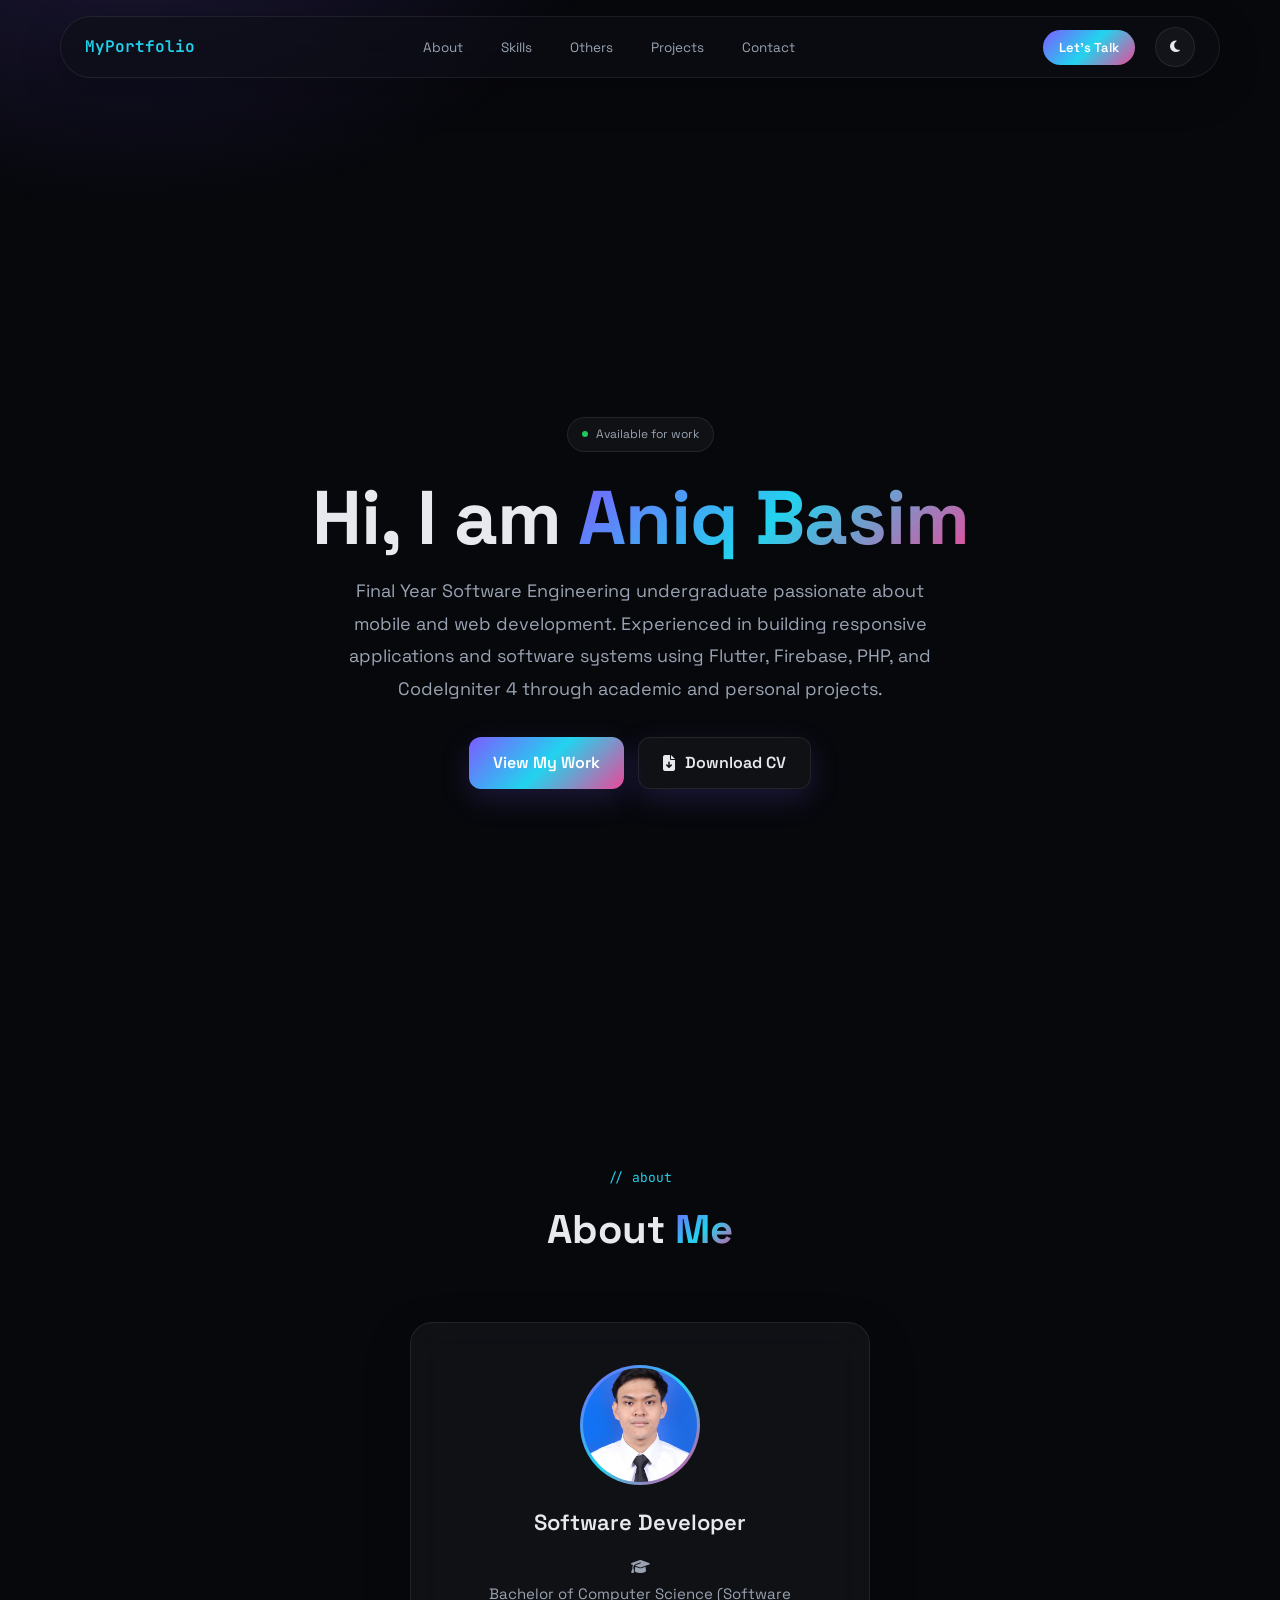
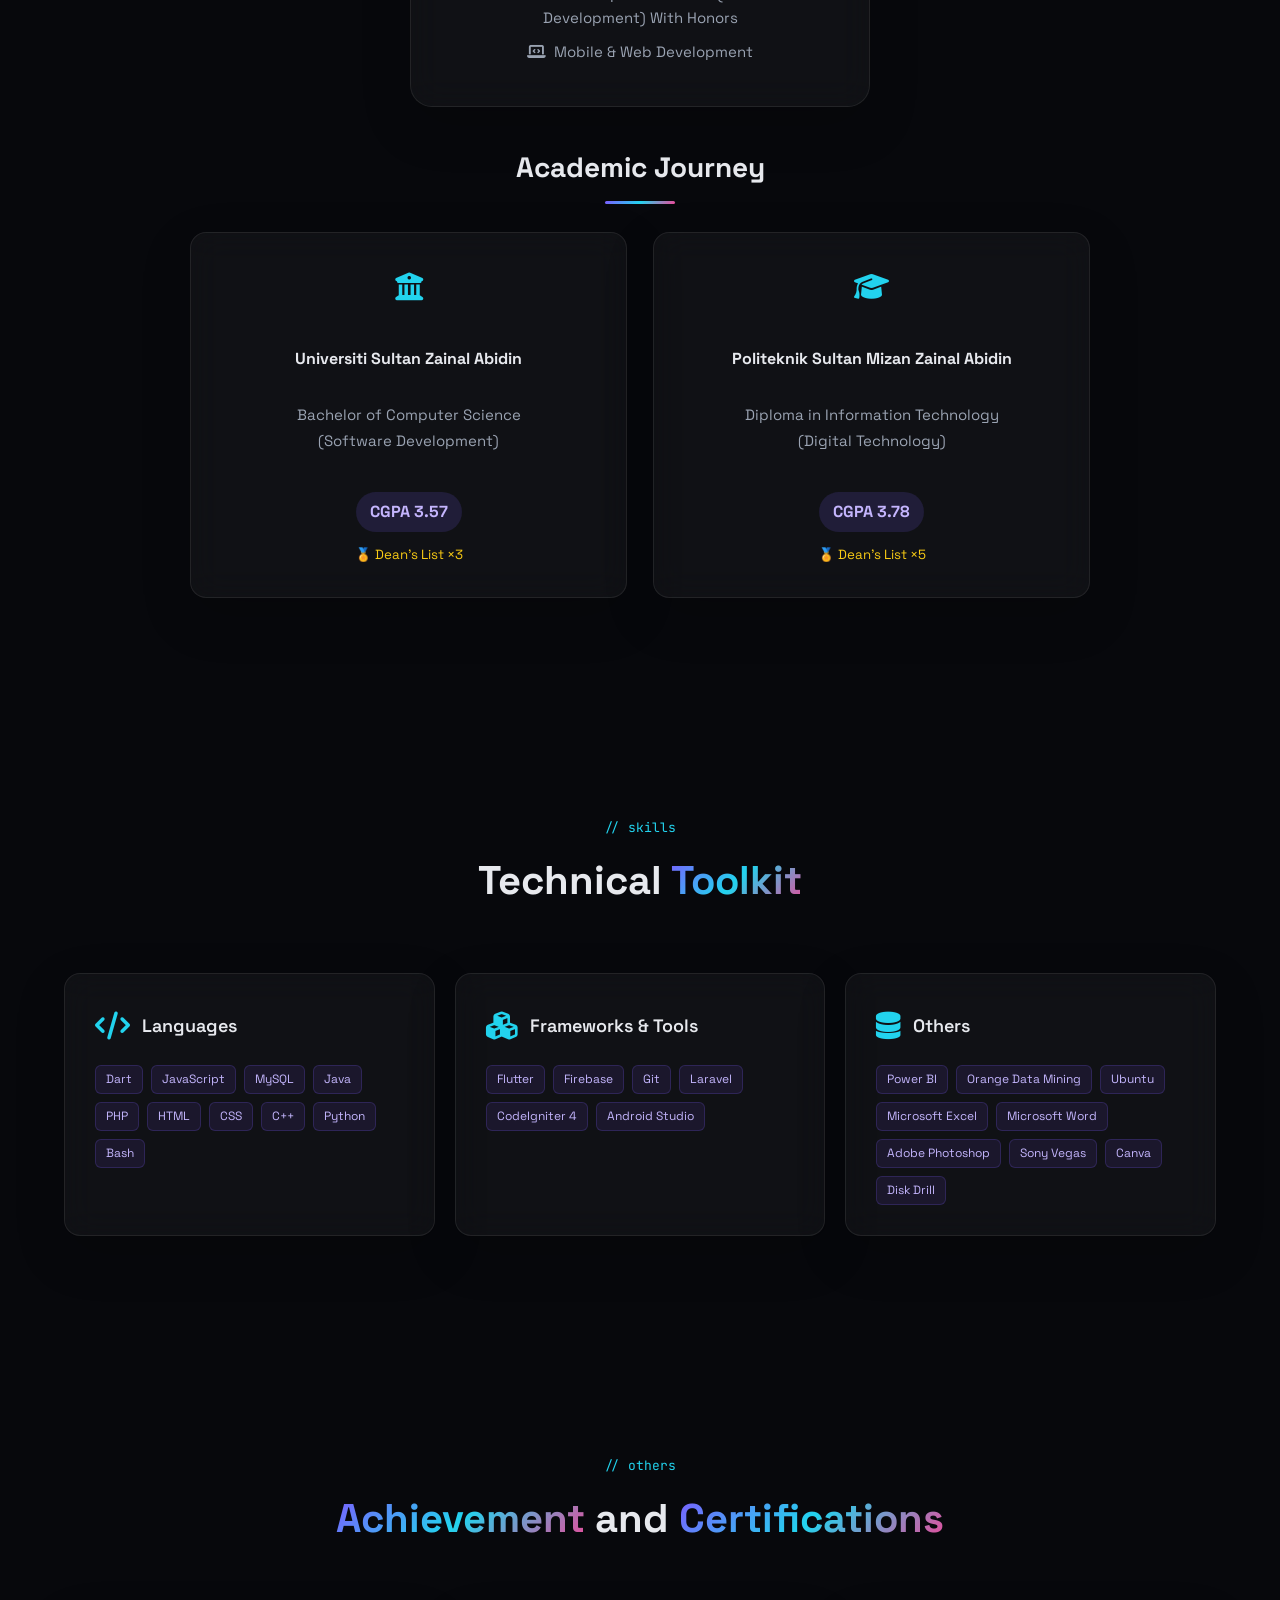
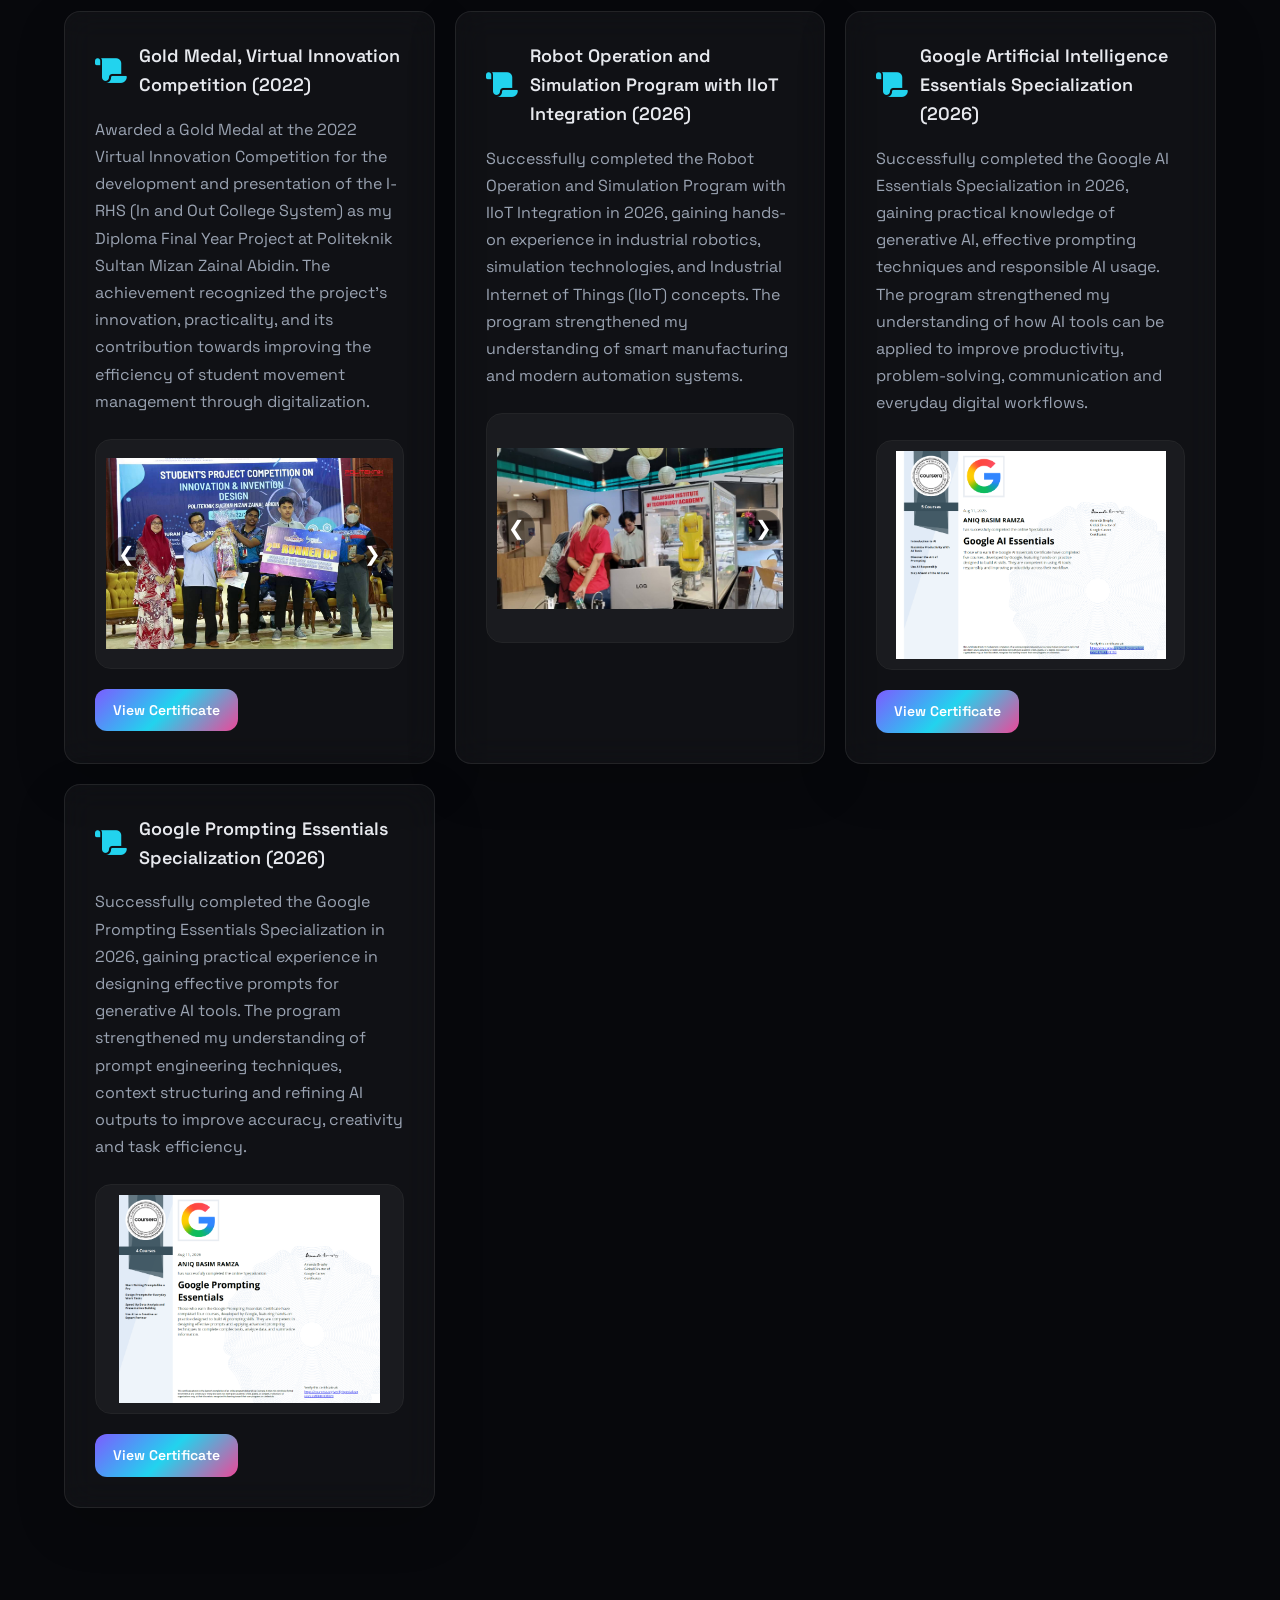
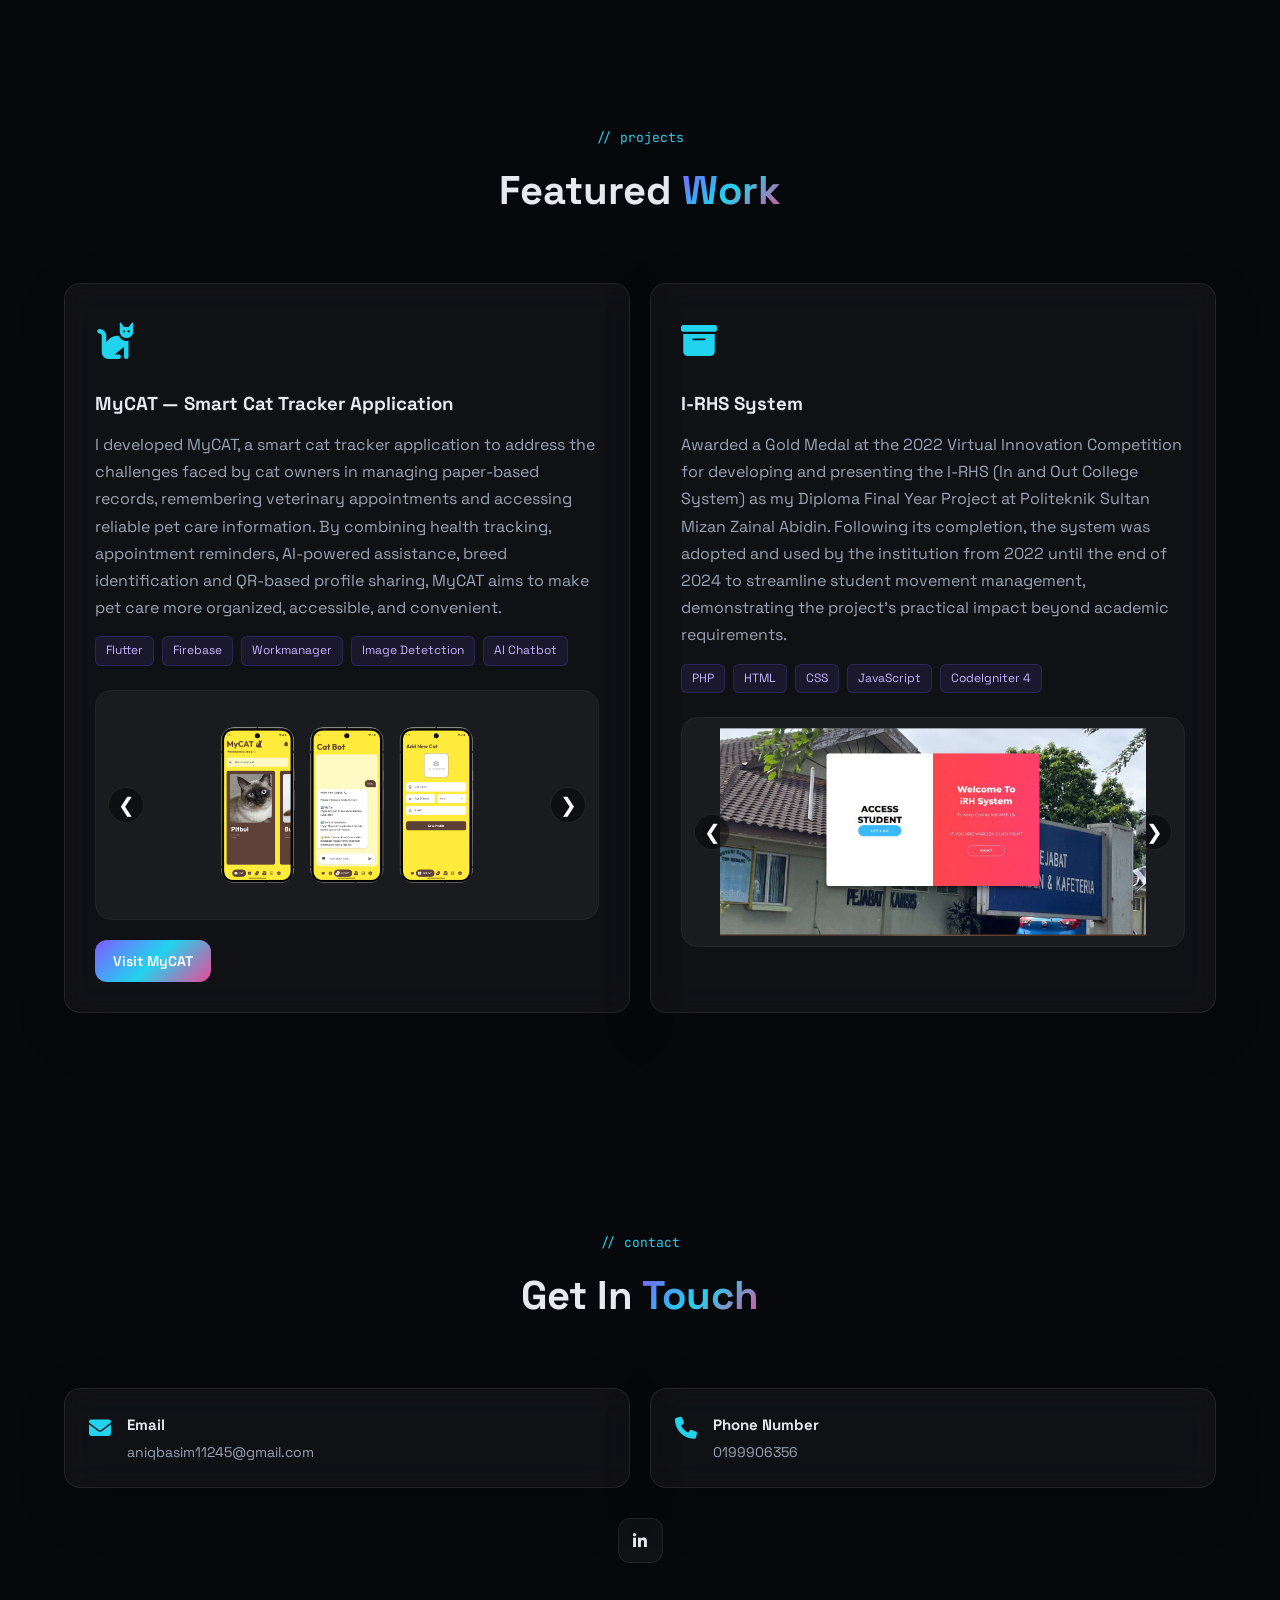
<file: public/index.html>
<!DOCTYPE html>
<html lang="en">
<head>
  <meta charset="UTF-8" />
  <meta name="viewport" content="width=device-width, initial-scale=1.0, viewport-fit=cover" />
  <meta name="description" content="Software Developer specialising in Mobile and Full-Stack Development." />
  <meta name="theme-color" content="#07080c" />
  <meta name="color-scheme" content="dark" />
  <title>MyPortfolio</title>
  <link rel="icon" type="image/png" href="assets/AB.png">

  <link rel="preconnect" href="https://fonts.googleapis.com" />
  <link rel="preconnect" href="https://fonts.gstatic.com" crossorigin />
  <link href="https://fonts.googleapis.com/css2?family=JetBrains+Mono:wght@400;500;600&family=Space+Grotesk:wght@300;400;500;600;700&display=swap" rel="stylesheet" />

  <link rel="stylesheet" href="https://cdnjs.cloudflare.com/ajax/libs/font-awesome/6.4.0/css/all.min.css" />

  <link rel="stylesheet" href="css/styles2.css?v=11" />
</head>
<body>
  <canvas id="particles"></canvas>
  <nav class="navbar" id="navbar">
    <a href="#hero" class="nav-logo">MyPortfolio</a>
    <ul class="nav-menu" id="navMenu">
      <li><a href="#about">About</a></li>
      <li><a href="#skills">Skills</a></li>
      <li><a href="#others">Others</a></li>
      <li><a href="#projects">Projects</a></li>
      <li><a href="#contact">Contact</a></li>
    </ul>
    <div class="nav-actions">
      <a href="#contact" class="nav-cta">Let's Talk </a>
    </div>
    <button id="theme-toggle" class="theme-btn" aria-label="Toggle dark mode">
        <i class="fas fa-moon"></i>
    </button>
  </nav>
  <section id="hero" class="hero">
    <div class="hero-content">
      <div class="hero-badge"><span class="dot"></span><span>Available for work</span></div>
      <h1 class="hero-title">Hi, I am <span class="grad">Aniq Basim</span></h1>
      <p class="hero-description">
        Final Year Software Engineering undergraduate passionate about mobile and web 
        development. Experienced in building responsive applications and software systems 
        using Flutter, Firebase, PHP, and CodeIgniter 4 through academic and personal projects.
      </p>
      <div class="hero-cta">
        <a href="#projects" class="btn btn-primary">View My Work</a>
        <a href="assets/Aniq_Resume_V4.pdf" class="btn btn-secondary"><i class="fas fa-file-arrow-down"></i> Download CV</a>
      </div>
    </div>
  </section>

<section id="about" class="reveal">
  <div class="container">
    <div class="section-header">
      <div class="section-tag">// about</div>
      <h2 class="section-title">About <span class="grad">Me</span></h2>
    </div>
    <div class="about-wrapper">
      <!-- Profile Card -->
      <div class="about-card">
        <div class="avatar">
          <div class="avatar-inner">
            <img src="images/basim.jpg"
                 alt="Basim"
                 class="profile-img">
          </div>
        </div>
        <div class="about-name">
          Software Developer
        </div>
        <div class="about-meta">
          <div>
            <i class="fas fa-graduation-cap"></i>
            <span>
              Bachelor of Computer Science
              (Software Development) With Honors
            </span>
          </div>
          <div>
            <i class="fas fa-laptop-code"></i>
            <span>
              Mobile & Web Development
            </span>
          </div>
        </div>
      </div>

      <!-- Academic Title -->
      <h3 class="journey-title">
        Academic Journey
      </h3>

      <!-- Education Cards -->
      <div class="edu-grid">
        <div class="edu-card">
          <div class="edu-icon">
            <i class="fas fa-university"></i>
          </div>
          <h4>
            Universiti Sultan Zainal Abidin
          </h4>
          <p>
            Bachelor of Computer Science<br>
            (Software Development)
          </p>
          <span class="edu-badge">
            CGPA 3.57
          </span>
          <small>
            🏅 Dean's List ×3
          </small>
        </div>
        <div class="edu-card">
          <div class="edu-icon">
            <i class="fas fa-graduation-cap"></i>
          </div>
          <h4>
            Politeknik Sultan Mizan Zainal Abidin
          </h4>
          <p>
            Diploma in Information Technology<br>
            (Digital Technology)
          </p>
          <span class="edu-badge">
            CGPA 3.78
          </span>
          <small>
            🏅 Dean's List ×5
          </small>
        </div>
      </div>
    </div>
    </div>
  </section>


  <section id="skills" class="reveal">
    <div class="container">
      <div class="section-header">
        <div class="section-tag">// skills</div>
        <h2 class="section-title">Technical <span class="grad">Toolkit</span></h2>
      </div>
      <div class="skills-grid">
        <div class="skill-card">
          <div class="skill-head">
            <div class="skill-icon"><i class="fas fa-code"></i></div>
            <div class="skill-title">Languages</div>
          </div>
          <div class="skill-tags">
            <span class="skill-tag">Dart</span>
            <span class="skill-tag">JavaScript</span>
            <span class="skill-tag">MySQL</span>
            <span class="skill-tag">Java</span>
            <span class="skill-tag">PHP</span>
            <span class="skill-tag">HTML</span>
            <span class="skill-tag">CSS</span>
            <span class="skill-tag">C++</span>
            <span class="skill-tag">Python</span>
            <span class="skill-tag">Bash</span>
          </div>
        </div>
        <div class="skill-card">
          <div class="skill-head">
            <div class="skill-icon"><i class="fas fa-cubes"></i></div>
            <div class="skill-title">Frameworks & Tools</div>
          </div>
          <div class="skill-tags">
            <span class="skill-tag">Flutter</span>
            <span class="skill-tag">Firebase</span>
            <span class="skill-tag">Git</span>
            <span class="skill-tag">Laravel</span>
            <span class="skill-tag">CodeIgniter 4</span>
            <span class="skill-tag">Android Studio</span>
          </div>
        </div>
         <div class="skill-card">
          <div class="skill-head">
            <div class="skill-icon"><i class="fas fa-database"></i></div>
            <div class="skill-title">Others</div>
          </div>
          <div class="skill-tags">
            <span class="skill-tag">Power BI</span>
            <span class="skill-tag">Orange Data Mining</span>
            <span class="skill-tag">Ubuntu</span>
            <span class="skill-tag">Microsoft Excel</span>
            <span class="skill-tag">Microsoft Word</span>
            <span class="skill-tag">Adobe Photoshop</span>
            <span class="skill-tag">Sony Vegas</span>
            <span class="skill-tag">Canva</span>
            <span class="skill-tag">Disk Drill</span>

          </div>
        </div>
      </div>
    </div>
  </section>

    <section id="others" class="reveal">
    <div class="container">
      <div class="section-header">
        <div class="section-tag">// others</div>
        <h2 class="section-title"><span class="grad">Achievement</span> and <span class="grad">Certifications</span></h2>
      </div>
      <div class="skills-grid">
        <div class="skill-card">
          <div class="skill-head">
            <div class="skill-icon"><i class="fas fa-scroll"></i></div>
            <div class="skill-title">Gold Medal, Virtual Innovation Competition (2022)</div>
          </div>
          <p class="project-desc">
                Awarded a Gold Medal at the 2022 Virtual Innovation Competition for the development and 
                presentation of the I-RHS (In and Out College System) as my Diploma 
                Final Year Project at Politeknik Sultan Mizan Zainal Abidin. 
                The achievement recognized the project's innovation, practicality, 
                and its contribution towards improving the efficiency of student movement 
                management through digitalization.
            </p>
              <div class="achievement-slider">
              <button class="slide-btn prev" type="button">&#10094;</button>

              <div class="slide-track">
                <img src="assets/g1.jpg" class="slide-img active" alt="Gold medal event photo 1">
                <img src="assets/g2.jpeg" class="slide-img" alt="Gold medal event photo 2">
              </div>

              <button class="slide-btn next" type="button">&#10095;</button>
              </div>
              <a href="assets/cert_inno.pdf"
            class="project-btn"
            target="_blank">
            View Certificate
            </a>
        </div>

        <div class="skill-card">
          <div class="skill-head">
            <div class="skill-icon"><i class="fas fa-scroll"></i></div>
            <div class="skill-title">Robot Operation and Simulation Program with IIoT Integration (2026)</div>
          </div>
          <p class="project-desc">
             Successfully completed the Robot Operation and Simulation Program with IIoT Integration in 2026, 
             gaining hands-on experience in industrial robotics, simulation technologies, and Industrial Internet of Things (IIoT) concepts. 
             The program strengthened my understanding of smart manufacturing and modern automation systems.
            </p>
            <div class="achievement-slider">
            <button class="slide-btn prev" type="button">&#10094;</button>

            <div class="slide-track">
              <img src="assets/mita1.jpeg" class="slide-img active" alt="IIoT event photo 1">
              <img src="assets/mita2.jpeg" class="slide-img" alt="IIoT event photo 2">
              <img src="assets/mita3.jpeg" class="slide-img" alt="IIoT event photo 2">
            </div>

            <button class="slide-btn next" type="button">&#10095;</button>
            </div>
        </div>

        <div class="skill-card">
          <div class="skill-head">
            <div class="skill-icon"><i class="fas fa-scroll"></i></div>
            <div class="skill-title">Google Artificial Intelligence Essentials Specialization (2026)</div>
          </div>
          <p class="project-desc">
             Successfully completed the Google AI Essentials Specialization in 2026, gaining practical knowledge of generative AI, 
             effective prompting techniques and responsible AI usage. The program strengthened my understanding of how AI tools can be applied to improve productivity, 
             problem-solving, communication and everyday digital workflows.
            </p>
            <div class="achievement-slider">
            <!-- <button class="slide-btn prev" type="button">&#10094;</button> -->

            <div class="slide-track">
              <img src="assets/g_ai_es.png" class="slide-img active" alt="IIoT event photo 1">
              <!-- <img src="assets/mita2.jpeg" class="slide-img" alt="IIoT event photo 2">
              <img src="assets/mita3.jpeg" class="slide-img" alt="IIoT event photo 2"> -->
            </div>

            <!-- <button class="slide-btn next" type="button">&#10095;</button> -->
            </div>
            <a href="https://www.coursera.org/account/accomplishments/specialization/C4YJU6LR1TX0"
            class="project-btn"
            target="_blank">
            View Certificate
            </a>
        </div>

        <div class="skill-card">
          <div class="skill-head">
            <div class="skill-icon"><i class="fas fa-scroll"></i></div>
            <div class="skill-title">Google Prompting Essentials Specialization (2026)</div>
          </div>
          <p class="project-desc">
             Successfully completed the Google Prompting Essentials Specialization in 2026, gaining practical experience in designing effective prompts for generative AI tools. 
             The program strengthened my understanding of prompt engineering techniques, context structuring and refining AI outputs to improve accuracy, creativity and task efficiency.
            </p>
            <div class="achievement-slider">
            <!-- <button class="slide-btn prev" type="button">&#10094;</button> -->

            <div class="slide-track">
              <img src="assets/g_p_es.png" class="slide-img active" alt="IIoT event photo 1">
              <!-- <img src="assets/mita2.jpeg" class="slide-img" alt="IIoT event photo 2">
              <img src="assets/mita3.jpeg" class="slide-img" alt="IIoT event photo 2"> -->
            </div>

            <!-- <button class="slide-btn next" type="button">&#10095;</button> -->
            </div>
            <a href="https://www.coursera.org/account/accomplishments/specialization/22MBRHH080Y8"
            class="project-btn"
            target="_blank">
            View Certificate
            </a>
        </div>
      </div>
    </div>
  </section>


  <section id="projects" class="reveal">
    <div class="container">
      <div class="section-header">
        <div class="section-tag">// projects</div>
        <h2 class="section-title">Featured <span class="grad">Work</span></h2>
      </div>
      <div class="projects-grid">
        <div class="project-card">
          <div class="project-image"><i class="fas fa-cat"></i></div>
          <div class="project-body">
            <h3 class="project-title">MyCAT — Smart Cat Tracker Application</h3>
            <p class="project-desc">
              I developed MyCAT, a smart cat tracker application to address the challenges faced by cat owners 
              in managing paper-based records, remembering veterinary appointments and accessing reliable pet care information. 
              By combining health tracking, appointment reminders, AI-powered assistance, breed identification 
              and QR-based profile sharing, MyCAT aims to make pet care more organized, accessible, and convenient.
            </p>
            <div class="project-tech">
              <span class="chip">Flutter</span>
              <span class="chip">Firebase</span>
              <span class="chip">Workmanager</span>
              <span class="chip">Image Detetction</span>
              <span class="chip">AI Chatbot</span>
            </div>
            <div class="achievement-slider">
              <button class="slide-btn prev" type="button">&#10094;</button>
              <div class="slide-track">
                <img src="assets/1.png" class="slide-img active" alt="Gold medal event photo 1">
                <img src="assets/2.png" class="slide-img" alt="Gold medal event photo 2">
              </div>
              <button class="slide-btn next" type="button">&#10095;</button>
              </div>
            <a href="https://mycat-edad7.web.app"
            class="project-btn"
            target="_blank">
            Visit MyCAT
            </a>
          </div>
        </div>
        <div class="project-card">
        <div class="project-image"><i class="fas fa-archive"></i></div>
        <div class="project-body">
          <h3 class="project-title">I-RHS System</h3>
          <p class="project-desc">
            Awarded a Gold Medal at the 2022 Virtual Innovation Competition for developing and presenting the 
            I-RHS (In and Out College System) as my Diploma Final Year Project 
            at Politeknik Sultan Mizan Zainal Abidin. Following its completion, 
            the system was adopted and used by the institution from 2022 until 
            the end of 2024 to streamline student movement management, demonstrating 
            the project's practical impact beyond academic requirements.
          </p>
          <div class="project-tech">
            <span class="chip">PHP</span>
            <span class="chip">HTML</span>
            <span class="chip">CSS</span>
            <span class="chip">JavaScript</span>
            <span class="chip">CodeIgniter 4</span>
          </div>
          <div class="achievement-slider">
              <button class="slide-btn prev" type="button">&#10094;</button>
              <div class="slide-track">
                <img src="assets/login student.jpeg" class="slide-img active" alt="Gold medal event photo 1">
                <img src="assets/login warden.jpeg" class="slide-img" alt="Gold medal event photo 2">
                <img src="assets/homepage.jpeg" class="slide-img" alt="Gold medal event photo 2">
              </div>
              <button class="slide-btn next" type="button">&#10095;</button>
              </div>
        </div>
      </div>
      </div>
    </div>
  </section>

<!-- 
   <section id="blog" class="reveal">
  <div class="container">
    <div class="section-header">
      <div class="section-tag">// blog</div>
      <h2 class="section-title">Latest Posts</h2>
    </div>

    <div class="projects-grid">
      <div class="project-card">
        <h3>My Journey Learning Flutter</h3>
        <p>Sharing my experience building mobile apps with Flutter.</p>
      </div>

      <div class="project-card" class="reveal">
        <h3>Why I Built MyCat</h3>
        <p>Explaining the inspiration behind my pet care application.</p>
      </div>
    </div>
  </div>
</section> -->

<section id="contact" class="reveal">
  <div class="container">
    <div class="section-header">
      <div class="section-tag">// contact</div>
      <h2 class="section-title">Get In <span class="grad">Touch</span></h2>
    </div>

    <div class="contact-info">

      <div class="contact-card">
        <i class="fas fa-envelope"></i>
        <div>
          <h3>Email</h3>
          <p>aniqbasim11245@gmail.com</p>
        </div>
      </div>

      <div class="contact-card">
        <i class="fas fa-phone"></i>
        <div>
          <h3>Phone Number</h3>
          <p>0199906356</p>
        </div>
      </div>

    </div>

    <div class="hero-social">
      <!-- <a href="#" class="social-link" aria-label="GitHub">
        <i class="fab fa-github"></i>
      </a> -->

      <a href="https://www.linkedin.com/in/aniqbasim47/" class="social-link" aria-label="LinkedIn">
        <i class="fab fa-linkedin-in"></i>
      </a>
    </div>

  </div>
</section>

  <script>
  const themeToggle = document.getElementById('theme-toggle');
const htmlElement = document.documentElement;
const icon = themeToggle.querySelector('i');

// Check for saved user preference
const savedTheme = localStorage.getItem('theme');
if (savedTheme === 'light') {
  htmlElement.classList.add('light-mode');
  icon.classList.replace('fa-moon', 'fa-sun');
}

themeToggle.addEventListener('click', () => {
  htmlElement.classList.toggle('light-mode');
  
  const isLight = htmlElement.classList.contains('light-mode');
  
  // Update Icon
  if (isLight) {
    icon.classList.replace('fa-moon', 'fa-sun');
    localStorage.setItem('theme', 'light');
  } else {
    icon.classList.replace('fa-sun', 'fa-moon');
    localStorage.setItem('theme', 'dark');
  }
});
const revealElements = document.querySelectorAll('.reveal');

function revealOnScroll() {
const revealElements = document.querySelectorAll('.reveal');

function revealOnScroll() {
  revealElements.forEach((element) => {
    const windowHeight = window.innerHeight;
    const elementTop = element.getBoundingClientRect().top;
    const revealPoint = 100;

    if (elementTop < windowHeight - revealPoint) {
      element.classList.add('active');
    }
  });
}

window.addEventListener('scroll', revealOnScroll);
window.addEventListener('load', revealOnScroll);

// Initialize sliders ONCE
document.querySelectorAll('.achievement-slider').forEach((slider) => {
  const images = slider.querySelectorAll('.slide-img');
  const prevBtn = slider.querySelector('.prev');
  const nextBtn = slider.querySelector('.next');

  let current = 0;

  function showSlide(index) {
    images.forEach((img) => img.classList.remove('active'));

    current = index;

    if (current < 0) current = images.length - 1;
    if (current >= images.length) current = 0;

    images[current].classList.add('active');
  }

  // Only add listeners if buttons exist
  if (prevBtn) {
    prevBtn.addEventListener('click', () => {
      showSlide(current - 1);
    });
  }

  if (nextBtn) {
    nextBtn.addEventListener('click', () => {
      showSlide(current + 1);
    });
  }

  showSlide(0);
});
}

window.addEventListener('scroll', revealOnScroll);
window.addEventListener('load', revealOnScroll);
</script>
</body>
</html>
</file>
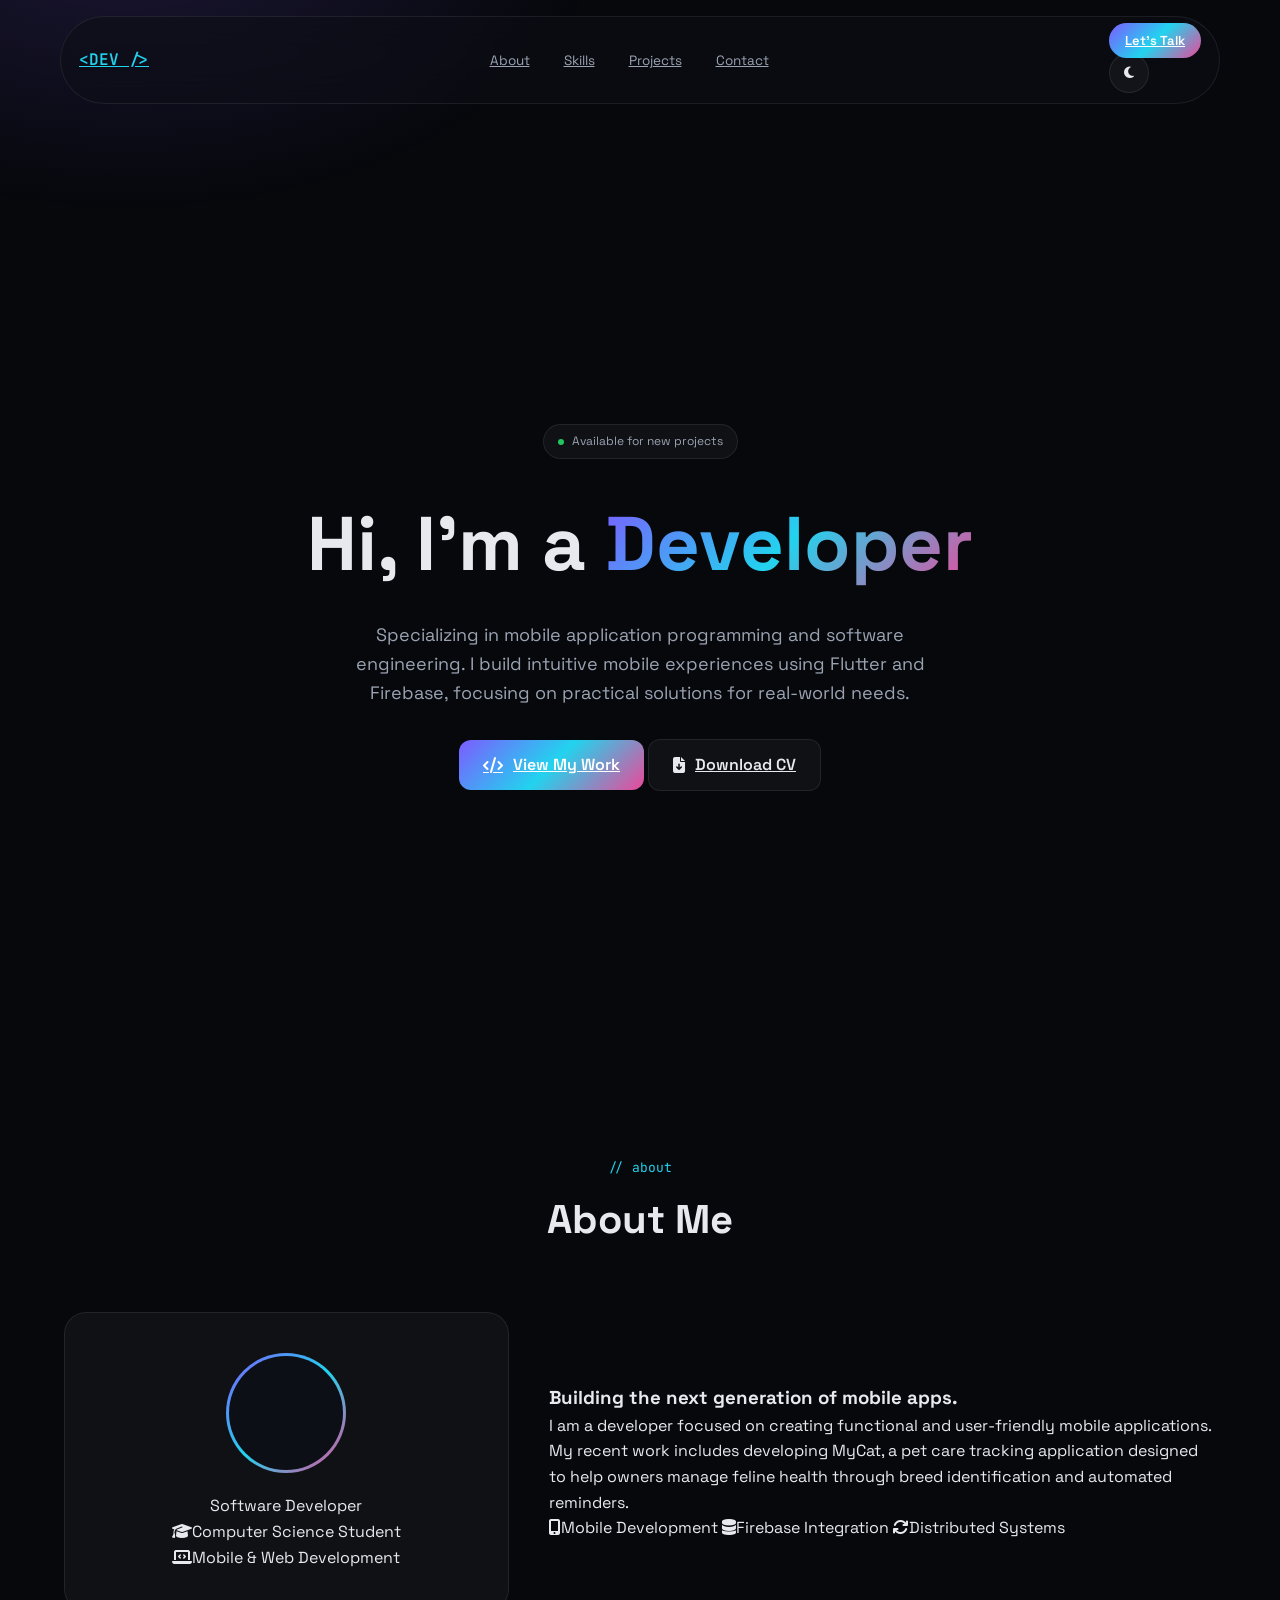
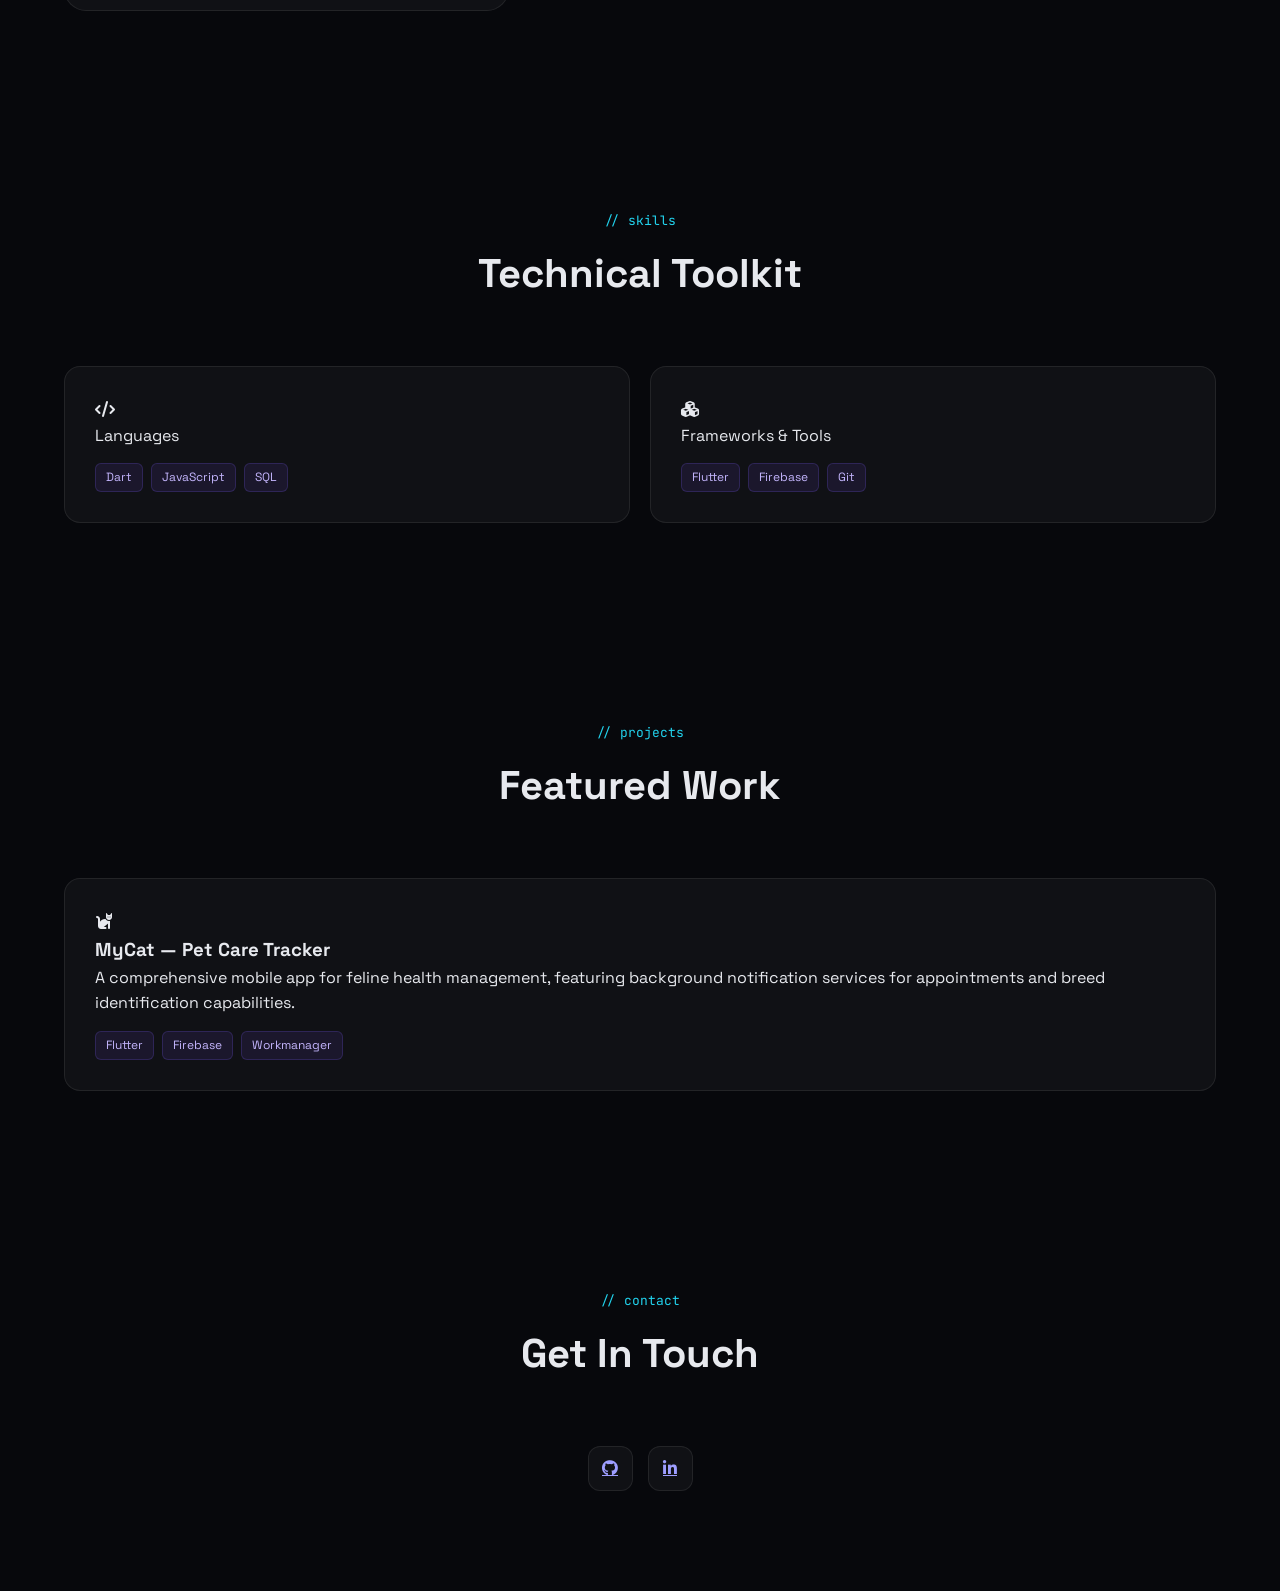
<file: portfolio2.html>
<!DOCTYPE html>
<html lang="en">
<head>
  <meta charset="UTF-8" />
  <meta name="viewport" content="width=device-width, initial-scale=1.0, viewport-fit=cover" />
  <meta name="description" content="Software Developer specialising in Mobile and Full-Stack Development." />
  <meta name="theme-color" content="#07080c" />
  <meta name="color-scheme" content="dark" />
  <title>Portfolio | Mobile Developer</title>

  <link rel="preconnect" href="https://fonts.googleapis.com" />
  <link rel="preconnect" href="https://fonts.gstatic.com" crossorigin />
  <link href="https://fonts.googleapis.com/css2?family=JetBrains+Mono:wght@400;500;600&family=Space+Grotesk:wght@300;400;500;600;700&display=swap" rel="stylesheet" />

  <link rel="stylesheet" href="https://cdnjs.cloudflare.com/ajax/libs/font-awesome/6.4.0/css/all.min.css" />

  <link rel="stylesheet" href="css/styles2.css" />
</head>
<body>
  <canvas id="particles"></canvas>

  <nav class="navbar" id="navbar">
    <a href="#hero" class="nav-logo">&lt;DEV /&gt;</a>
    <ul class="nav-menu" id="navMenu">
      <li><a href="#about">About</a></li>
      <li><a href="#skills">Skills</a></li>
      <li><a href="#projects">Projects</a></li>
      <li><a href="#contact">Contact</a></li>
    </ul>
    <div class="nav-actions">
      <a href="#contact" class="nav-cta">Let's Talk </a>
      <button id="theme-toggle" class="theme-btn" aria-label="Toggle dark mode">
        <i class="fas fa-moon"></i>
</button>
    </div>
  </nav>

  <section id="hero" class="hero">
    <div class="hero-content">
      <div class="hero-badge"><span class="dot"></span><span>Available for new projects</span></div>
      <h1 class="hero-title">Hi, I'm a <span class="grad">Developer</span></h1>
      <p class="hero-description">
        Specializing in mobile application programming and software engineering. 
        I build intuitive mobile experiences using Flutter and Firebase, 
        focusing on practical solutions for real-world needs.
      </p>
      <div class="hero-cta">
        <a href="#projects" class="btn btn-primary"><i class="fas fa-code"></i> View My Work</a>
        <a href="#" class="btn btn-secondary"><i class="fas fa-file-arrow-down"></i> Download CV</a>
      </div>
    </div>
  </section>

  <section id="about">
    <div class="container">
      <div class="section-header">
        <div class="section-tag">// about</div>
        <h2 class="section-title">About <span class="grad">Me</span></h2>
      </div>
      <div class="about-grid">
        <div class="about-card">
          <div class="avatar">
            <div class="avatar-inner">
              <i class="fas fa-user-code"></i>
            </div>
          </div>
          <div class="about-name">Software Developer</div>
          <div class="about-meta">
            <div><i class="fas fa-graduation-cap"></i><span>Computer Science Student</span></div>
            <div><i class="fas fa-laptop-code"></i><span>Mobile & Web Development</span></div>
          </div>
        </div>
        <div class="about-text">
          <h3>Building the next generation of mobile apps.</h3>
          <p>
            I am a developer focused on creating functional and user-friendly mobile applications. 
            My recent work includes developing MyCat, a pet care tracking application designed 
            to help owners manage feline health through breed identification and automated reminders.
          </p>
          <div class="focus-pills">
            <span class="focus-pill"><i class="fas fa-mobile-alt"></i><span>Mobile Development</span></span>
            <span class="focus-pill"><i class="fas fa-database"></i><span>Firebase Integration</span></span>
            <span class="focus-pill"><i class="fas fa-sync"></i><span>Distributed Systems</span></span>
          </div>
        </div>
      </div>
    </div>
  </section>

  <section id="skills">
    <div class="container">
      <div class="section-header">
        <div class="section-tag">// skills</div>
        <h2 class="section-title">Technical <span class="grad">Toolkit</span></h2>
      </div>
      <div class="skills-grid">
        <div class="skill-card">
          <div class="skill-head">
            <div class="skill-icon"><i class="fas fa-code"></i></div>
            <div class="skill-title">Languages</div>
          </div>
          <div class="skill-tags">
            <span class="skill-tag">Dart</span>
            <span class="skill-tag">JavaScript</span>
            <span class="skill-tag">SQL</span>
          </div>
        </div>
        <div class="skill-card">
          <div class="skill-head">
            <div class="skill-icon"><i class="fas fa-cubes"></i></div>
            <div class="skill-title">Frameworks & Tools</div>
          </div>
          <div class="skill-tags">
            <span class="skill-tag">Flutter</span>
            <span class="skill-tag">Firebase</span>
            <span class="skill-tag">Git</span>
          </div>
        </div>
      </div>
    </div>
  </section>

  <section id="projects">
    <div class="container">
      <div class="section-header">
        <div class="section-tag">// projects</div>
        <h2 class="section-title">Featured <span class="grad">Work</span></h2>
      </div>
      <div class="projects-grid">
        <div class="project-card">
          <div class="project-image"><i class="fas fa-cat"></i></div>
          <div class="project-body">
            <h3 class="project-title">MyCat — Pet Care Tracker</h3>
            <p class="project-desc">
              A comprehensive mobile app for feline health management, featuring background 
              notification services for appointments and breed identification capabilities.
            </p>
            <div class="project-tech">
              <span class="chip">Flutter</span>
              <span class="chip">Firebase</span>
              <span class="chip">Workmanager</span>
            </div>
          </div>
        </div>
      </div>
    </div>
  </section>

  <section id="contact">
    <div class="container">
      <div class="section-header">
        <div class="section-tag">// contact</div>
        <h2 class="section-title">Get In <span class="grad">Touch</span></h2>
      </div>
      <div class="hero-social">
        <a href="#" class="social-link" aria-label="GitHub"><i class="fab fa-github"></i></a>
        <a href="#" class="social-link" aria-label="LinkedIn"><i class="fab fa-linkedin-in"></i></a>
      </div>
    </div>
  </section>
  <script>
  const themeToggle = document.getElementById('theme-toggle');
const htmlElement = document.documentElement;
const icon = themeToggle.querySelector('i');

// Check for saved user preference
const savedTheme = localStorage.getItem('theme');
if (savedTheme === 'light') {
  htmlElement.classList.add('light-mode');
  icon.classList.replace('fa-moon', 'fa-sun');
}

themeToggle.addEventListener('click', () => {
  htmlElement.classList.toggle('light-mode');
  
  const isLight = htmlElement.classList.contains('light-mode');
  
  // Update Icon
  if (isLight) {
    icon.classList.replace('fa-moon', 'fa-sun');
    localStorage.setItem('theme', 'light');
  } else {
    icon.classList.replace('fa-sun', 'fa-moon');
    localStorage.setItem('theme', 'dark');
  }
});
</script>
</body>
</html>
</file>
<file: public/css/styles2.css>
:root{
  --bg:#07080c;
  --bg-2:#0d0f16;
  --surface:rgba(255,255,255,.04);
  --border:rgba(255,255,255,.08);
  --text:#e7e9ee;
  --muted:#9aa3b2;
  --accent:#7c5cff;
  --accent-2:#22d3ee;
  --grad:linear-gradient(135deg,#7c5cff 0%,#22d3ee 50%,#ec4899 100%);
  --radius:16px;
  --radius-lg:22px;
}

*{
  margin:0;
  padding:0;
  box-sizing:border-box;
}

html{
  scroll-behavior:smooth;
}

body{
  font-family:'Space Grotesk',sans-serif;
  background:var(--bg);
  color:var(--text);
  line-height:1.6;
  overflow-x:hidden;
}

body::before{
  content:"";
  position:fixed;
  inset:0;
  background:radial-gradient(800px 500px at 10% -10%,rgba(124,92,255,.18),transparent 60%);
  z-index:-2;
  pointer-events:none;
}

a{
  text-decoration:none;
  color:inherit;
}

.container{
  max-width:1200px;
  margin:0 auto;
  padding:0 24px;
}

/* Navbar */
.navbar{
  position:fixed;
  top:16px;
  left:50%;
  transform:translateX(-50%);
  width:calc(100% - 32px);
  max-width:1160px;
  z-index:100;

  display:flex;
  align-items:center;
  justify-content:space-between;
  gap:20px;

  padding:10px 24px;
  border:1px solid var(--border);
  border-radius:999px;
  background:rgba(13,15,22,.55);
  backdrop-filter:blur(18px);
  box-shadow:0 12px 40px rgba(0,0,0,.25);
}

.nav-logo{
  font-family:'JetBrains Mono',monospace;
  font-weight:600;
  color:var(--accent-2);
  white-space:nowrap;
}

.nav-menu{
  display:flex;
  gap:10px;
  list-style:none;
  margin:0 auto;
}

.nav-menu a{
  font-size:13.5px;
  color:var(--muted);
  padding:8px 14px;
  border-radius:999px;
  transition:.3s;
}

.nav-menu a:hover{
  color:var(--text);
  background:rgba(255,255,255,.08);
}

.nav-actions{
  margin-left:20px;
}

.nav-cta{
  background:var(--grad);
  color:#fff;
  padding:9px 16px;
  border-radius:999px;
  font-size:13px;
  font-weight:600;
  white-space:nowrap;
}

.theme-btn{
  width:40px;
  height:40px;
  border-radius:50%;
  border:1px solid var(--border);
  background:var(--surface);
  color:var(--text);
  cursor:pointer;

  display:flex;
  align-items:center;
  justify-content:center;
  transition:.3s;
}

.theme-btn:hover{
  border-color:var(--accent);
  color:var(--accent);
}

/* Hero */
.hero{
  min-height:100vh;
  display:flex;
  align-items:center;
  justify-content:center;
  text-align:center;
  padding-top:100px;
}

.hero-content{
  max-width:760px;
  padding:0 24px;
}

.hero-badge{
  display:inline-flex;
  align-items:center;
  gap:8px;
  padding:7px 14px;
  margin-bottom:24px;

  border:1px solid var(--border);
  border-radius:999px;
  background:var(--surface);
  color:var(--muted);
  font-size:12px;
}

.hero-badge .dot{
  width:6px;
  height:6px;
  border-radius:50%;
  background:#22c55e;
}

.hero-title{
  font-size:clamp(40px,7vw,76px);
  line-height:1.1;
  letter-spacing:-1px;
  font-weight:700;
  margin-bottom:16px;
}

.grad{
  background:var(--grad);
  -webkit-background-clip:text;
  background-clip:text;
  color:transparent;
}

.hero-description{
  max-width:600px;
  margin:0 auto 32px;
  color:var(--muted);
  font-size:18px;
  line-height:1.8;
}

.hero-cta{
  display:flex;
  justify-content:center;
  gap:14px;
  flex-wrap:wrap;
}

/* Buttons */
.btn,
.project-btn{
  display:inline-flex;
  align-items:center;
  justify-content:center;
  gap:10px;
  border-radius:12px;
  font-weight:600;
  transition:.3s;
}

.btn{
  padding:12px 24px;
  box-shadow:0 10px 30px rgba(124,92,255,.18);
}

.btn:hover,
.project-btn:hover{
  transform:translateY(-3px);
}

.btn-primary,
.project-btn{
  background:var(--grad);
  color:#fff;
}

.btn-secondary{
  background:var(--surface);
  color:var(--text);
  border:1px solid var(--border);
}

.project-btn{
  margin-top:20px;
  padding:10px 18px;
  font-size:14px;
}

/* Sections */
section{
  padding:110px 0;
}

.section-header{
  text-align:center;
  margin-bottom:60px;
}

.section-tag{
  font-family:'JetBrains Mono',monospace;
  color:var(--accent-2);
  font-size:13px;
  margin-bottom:10px;
}

.section-title{
  font-size:40px;
}

/* Cards Base */
.about-card,
.edu-card,
.skill-card,
.project-card,
.contact-card{
  background:var(--surface);
  border:1px solid var(--border);
  box-shadow:0 18px 50px rgba(0,0,0,.18);
  backdrop-filter:blur(16px);
  transition:.3s;
}

.about-card:hover,
.edu-card:hover,
.skill-card:hover,
.project-card:hover,
.contact-card:hover{
  transform:translateY(-5px);
  border-color:var(--accent);
}

/* About */
.about-wrapper{
  display:flex;
  flex-direction:column;
  align-items:center;
  gap:28px;
}

.about-card{
  width:100%;
  max-width:460px;
  padding:42px 34px;
  border-radius:var(--radius-lg);
  text-align:center;
}

.avatar{
  width:120px;
  height:120px;
  margin:0 auto 20px;
  padding:3px;
  border-radius:50%;
  background:var(--grad);
}

.avatar-inner{
  width:100%;
  height:100%;
  border-radius:50%;
  overflow:hidden;
  background:var(--bg-2);
}

.profile-img{
  width:100%;
  height:100%;
  object-fit:cover;
  display:block;
}

.about-name{
  font-size:22px;
  font-weight:600;
  margin-bottom:18px;
}

.about-meta{
  display:flex;
  flex-direction:column;
  gap:10px;
}

.about-meta div{
  display:flex;
  justify-content:center;
  align-items:center;
  gap:8px;
  flex-wrap:wrap;
  text-align:center;
  color:var(--muted);
  font-size:15px;
  line-height:1.6;
}

.journey-title{
  font-size:28px;
  text-align:center;
  margin:10px 0 0;
}

.journey-title::after{
  content:"";
  display:block;
  width:70px;
  height:3px;
  margin:12px auto 0;
  border-radius:99px;
  background:var(--grad);
}

/* Education */
.edu-grid{
  display:grid;
  grid-template-columns:repeat(2,minmax(280px,1fr));
  gap:26px;
  width:100%;
  max-width:900px;
}

.edu-card{
  min-height:320px;
  padding:32px 24px;
  border-radius:16px;

  display:flex;
  flex-direction:column;
  align-items:center;
  justify-content:center;
  text-align:center;
}

.edu-icon{
  font-size:28px;
  color:var(--accent-2);
  margin-bottom:20px;
}

.edu-card h4{
  min-height:58px;
  display:flex;
  align-items:center;
  justify-content:center;
  margin-bottom:14px;
}

.edu-card p{
  min-height:90px;
  color:var(--muted);
  font-size:15px;
  line-height:1.7;
}

.edu-badge{
  margin-top:auto;
  display:inline-block;
  padding:7px 14px;
  border-radius:999px;
  background:rgba(124,92,255,.15);
  color:#c4b5fd;
  font-weight:700;
}

.edu-card small{
  margin-top:12px;
  color:#facc15;
}

/* Skills & Projects */
.skills-grid,
.projects-grid{
  display:grid;
  grid-template-columns:repeat(auto-fit,minmax(280px,1fr));
  gap:20px;
}

.skill-card,
.project-card{
  padding:30px;
  border-radius:var(--radius);
}

.skill-head{
  display:flex;
  align-items:center;
  gap:12px;
  margin-bottom:16px;
}

.skill-icon,
.project-image{
  color:var(--accent-2);
  font-size:28px;
}

.skill-title{
  font-size:18px;
  font-weight:600;
}

.skill-tags,
.project-tech{
  display:flex;
  flex-wrap:wrap;
  gap:8px;
  margin-top:15px;
}

.skill-tag,
.chip{
  padding:4px 10px;
  border-radius:6px;
  background:rgba(124,92,255,.1);
  border:1px solid rgba(124,92,255,.2);
  color:#c4b5fd;
  font-size:12px;
}

.project-image{
  font-size:36px;
  margin-bottom:18px;
}

.project-title{
  margin-bottom:12px;
}

.project-desc{
  color:var(--muted);
  line-height:1.7;
}

/* Contact */
.contact-info{
  display:grid;
  grid-template-columns:repeat(auto-fit,minmax(250px,1fr));
  gap:20px;
  margin-top:40px;
}

.contact-card{
  border-radius:var(--radius);
  padding:24px;
  display:flex;
  align-items:flex-start;
  gap:16px;
}

.contact-card i{
  font-size:22px;
  color:var(--accent-2);
  margin-top:4px;
}

.contact-card h3{
  font-size:15px;
  margin-bottom:4px;
}

.contact-card p{
  color:var(--muted);
  font-size:14px;
  word-break:break-word;
}

.hero-social{
  display:flex;
  justify-content:center;
  gap:15px;
  margin-top:30px;
}

.social-link{
  width:45px;
  height:45px;
  border-radius:12px;
  border:1px solid var(--border);
  background:var(--surface);

  display:flex;
  align-items:center;
  justify-content:center;
  transition:.3s;
}

.social-link:hover{
  background:var(--grad);
  color:#fff;
}

/* Reveal Animation */
.reveal{
  opacity:0;
  transform:translateY(40px);
  transition:opacity .8s ease,transform .8s ease;
}

.reveal.active{
  opacity:1;
  transform:translateY(0);
}

/* Light Mode */
html.light-mode{
  --bg:#f8fafc;
  --bg-2:#ffffff;
  --surface:rgba(0,0,0,.04);
  --border:rgba(0,0,0,.08);
  --text:#0f172a;
  --muted:#475569;
}

html.light-mode .navbar{
  background:rgba(15,23,42,.9);
}

html.light-mode .nav-menu a,
html.light-mode .nav-logo,
html.light-mode .nav-cta,
html.light-mode .theme-btn{
  color:#fff;
}

html.light-mode .about-card,
html.light-mode .edu-card,
html.light-mode .skill-card,
html.light-mode .project-card,
html.light-mode .contact-card{
  background:rgba(255,255,255,.85);
}

/* Tablet */
@media(max-width:1024px){
  .edu-grid{
    max-width:760px;
  }
}

/* Mobile */
@media(max-width:768px){
  .navbar{
    width:calc(100% - 24px);
    padding:10px 16px;
    gap:12px;
  }

  .nav-logo{
    font-size:13px;
  }

  .nav-menu{
    display:none;
  }

  .nav-actions{
    margin-left:auto;
  }

  .nav-cta{
    padding:8px 12px;
    font-size:12px;
  }

  .theme-btn{
    width:36px;
    height:36px;
    flex-shrink:0;
  }

  section{
    padding:80px 0;
  }

  .container{
    padding:0 18px;
  }

  .hero-title{
    font-size:42px;
  }

  .hero-description{
    font-size:16px;
  }

  .hero-cta{
    flex-direction:column;
    align-items:center;
  }

  .btn{
    width:100%;
    max-width:260px;
  }

  .section-title{
    font-size:32px;
  }

  .about-card{
    max-width:100%;
    padding:34px 24px;
  }

  .journey-title{
    font-size:24px;
  }

  .edu-grid{
    grid-template-columns:1fr;
    max-width:100%;
  }

  .edu-card{
    min-height:auto;
    padding:30px 22px;
  }

  .edu-card h4,
  .edu-card p{
    min-height:auto;
  }

  .skills-grid,
  .projects-grid,
  .contact-info{
    grid-template-columns:1fr;
  }

  .skill-card,
  .project-card{
    padding:24px;
  }
}

/* Small Phones */
@media(max-width:420px){
  .hero-title{
    font-size:36px;
  }

  .navbar{
    padding:8px 12px;
  }

  .nav-cta{
    display:none;
  }

  .about-card{
    padding:28px 18px;
  }

  .edu-card{
    padding:28px 20px;
  }
}
.achievement-image{
    margin-top:24px;
    overflow:hidden;
    border-radius:16px;
}

.achievement-image img{
    width:100%;
    height:220px;
    object-fit:cover;
    border-radius:16px;
    transition:.35s;
}

.skill-card:hover .achievement-image img{
    transform:scale(1.03);
}

.achievement-slider{
  position:relative;
  margin-top:24px;
  border-radius:16px;
  overflow:hidden;
  height:230px;
  border:1px solid var(--border);
}

.slide-track{
  position:relative;
    width:100%;
    height:100%;
    background:var(--surface);
}

.slide-img{
    position:absolute;
    inset:0;
    width:100%;
    height:100%;
    object-fit:contain;
    opacity:0;
    transition:
    opacity .5s ease-in-out;
    padding:10px;
}


.slide-btn{
  position:absolute;
  top:50%;
  transform:translateY(-50%);
  z-index:5;

  width:36px;
  height:36px;
  border-radius:50%;
  border:1px solid var(--border);
  background:rgba(0,0,0,.45);
  color:white;
  cursor:pointer;
  font-size:20px;
}

.slide-btn.prev{
  left:12px;
}

.slide-btn.next{
  right:12px;
}

.slide-btn:hover{
  background:rgba(0,0,0,.7);
}
.slide-img.active{
    opacity:1;
}
</file>
<file: css/styles2.css>
/* Design tokens from original stylesheet */
:root {
  --bg: #07080c;
  --bg-2: #0d0f16;
  --surface: rgba(255, 255, 255, 0.04);
  --border: rgba(255, 255, 255, 0.08);
  --text: #e7e9ee;
  --muted: #9aa3b2;
  --accent: #7c5cff;
  --accent-2: #22d3ee;
  --grad: linear-gradient(135deg, #7c5cff 0%, #22d3ee 50%, #ec4899 100%);
  --ease: cubic-bezier(.4, 0, .2, 1);
  --radius: 16px;
  --radius-lg: 22px;
}

/* Base Styles */
* { margin: 0; padding: 0; box-sizing: border-box; }
html { scroll-behavior: smooth; }
body {
  font-family: 'Space Grotesk', sans-serif;
  background: var(--bg);
  color: var(--text);
  line-height: 1.6;
  overflow-x: hidden;
}

body::before {
  content: ''; position: fixed; inset: 0;
  background: radial-gradient(800px 500px at 10% -10%, rgba(124, 92, 255, .18), transparent 60%);
  z-index: -2; pointer-events: none;
}

.container { max-width: 1200px; margin: 0 auto; padding: 0 24px; }

/* Navigation */
.navbar {
  position: fixed; top: 16px; left: 50%; transform: translateX(-50%);
  width: calc(100% - 32px); max-width: 1160px; z-index: 100;
  background: rgba(13, 15, 22, .55);
  backdrop-filter: blur(18px);
  border: 1px solid var(--border);
  border-radius: 999px;
  padding: 10px 18px;
  display: flex; align-items: center; justify-content: space-between;
}

.nav-logo { font-family: 'JetBrains Mono', monospace; font-weight: 600; color: var(--accent-2); }
.nav-menu { display: flex; gap: 6px; list-style: none; }
.nav-menu a { font-size: 13.5px; color: var(--muted); padding: 8px 14px; transition: 0.3s; }
.nav-menu a:hover { color: var(--text); }
.nav-cta { background: var(--grad); color: #fff; padding: 9px 16px; border-radius: 999px; font-weight: 600; font-size: 13px; }

/* Hero */
.hero { min-height: 100vh; display: flex; align-items: center; justify-content: center; text-align: center; padding-top: 100px; }
.hero-badge {
  display: inline-flex; align-items: center; gap: 8px; padding: 7px 14px;
  background: var(--surface); border: 1px solid var(--border); border-radius: 999px;
  font-size: 12px; color: var(--muted); margin-bottom: 24px;
}
.hero-badge .dot { width: 6px; height: 6px; background: #22c55e; border-radius: 50%; }
.hero-title { font-size: clamp(40px, 7vw, 76px); font-weight: 700; margin-bottom: 16px; }
.hero-title .grad { background: var(--grad); -webkit-background-clip: text; background-clip: text; color: transparent; }
.hero-description { font-size: 18px; color: var(--muted); max-width: 600px; margin: 0 auto 32px; }

/* Sections & Cards */
section { padding: 100px 0; }
.section-header { text-align: center; margin-bottom: 60px; }
.section-tag { font-family: 'JetBrains Mono', monospace; color: var(--accent-2); font-size: 13px; margin-bottom: 10px; }
.section-title { font-size: 40px; }

.about-grid { display: grid; grid-template-columns: 1fr 1.5fr; gap: 40px; align-items: center; }
.about-card { background: var(--surface); border: 1px solid var(--border); border-radius: var(--radius-lg); padding: 40px; text-align: center; }
.avatar { width: 120px; height: 120px; margin: 0 auto 20px; background: var(--grad); border-radius: 50%; padding: 3px; }
.avatar-inner { width: 100%; height: 100%; background: var(--bg-2); border-radius: 50%; display: flex; align-items: center; justify-content: center; font-size: 40px; }

/* Skills & Projects */
.skills-grid, .projects-grid { display: grid; grid-template-columns: repeat(auto-fit, minmax(300px, 1fr)); gap: 20px; }
.skill-card, .project-card { background: var(--surface); border: 1px solid var(--border); border-radius: var(--radius); padding: 30px; transition: 0.3s; }
.skill-card:hover, .project-card:hover { transform: translateY(-5px); border-color: var(--accent); }
.skill-tags, .project-tech { display: flex; flex-wrap: wrap; gap: 8px; margin-top: 15px; }
.skill-tag, .chip { background: rgba(124, 92, 255, 0.1); border: 1px solid rgba(124, 92, 255, 0.2); padding: 4px 10px; border-radius: 6px; font-size: 12px; color: #c4b5fd; }

.btn { display: inline-flex; align-items: center; gap: 10px; padding: 12px 24px; border-radius: 12px; font-weight: 600; transition: 0.3s; }
.btn-primary { background: var(--grad); color: #fff; }
.btn-secondary { background: var(--surface); color: var(--text); border: 1px solid var(--border); }

.hero-social { display: flex; justify-content: center; gap: 15px; margin-top: 30px; }
.social-link { width: 45px; height: 45px; background: var(--surface); border: 1px solid var(--border); border-radius: 12px; display: flex; align-items: center; justify-content: center; transition: 0.3s; }
.social-link:hover { background: var(--grad); color: #fff; }

/* Light Mode Variables */
:root.light-mode {
  --bg: #f8fafc;
  --bg-2: #ffffff;
  --surface: rgba(0, 0, 0, 0.04);
  --surface-2: rgba(0, 0, 0, 0.06);
  --border: rgba(0, 0, 0, 0.08);
  --border-strong: rgba(0, 0, 0, 0.14);
  --text: #0f172a;
  --muted: #475569;
  --dim: #64748b;
  /* Keep the accents/gradients for brand consistency */
}

/* Theme Toggle Button Styling */
.theme-btn {
  background: var(--surface);
  border: 1px solid var(--border);
  color: var(--text);
  width: 40px;
  height: 40px;
  border-radius: 50%;
  cursor: pointer;
  display: flex;
  align-items: center;
  justify-content: center;
  transition: all 0.3s ease;
  margin-right: 10px;
}

.theme-btn:hover {
  border-color: var(--accent);
  color: var(--accent);
}
</file>
